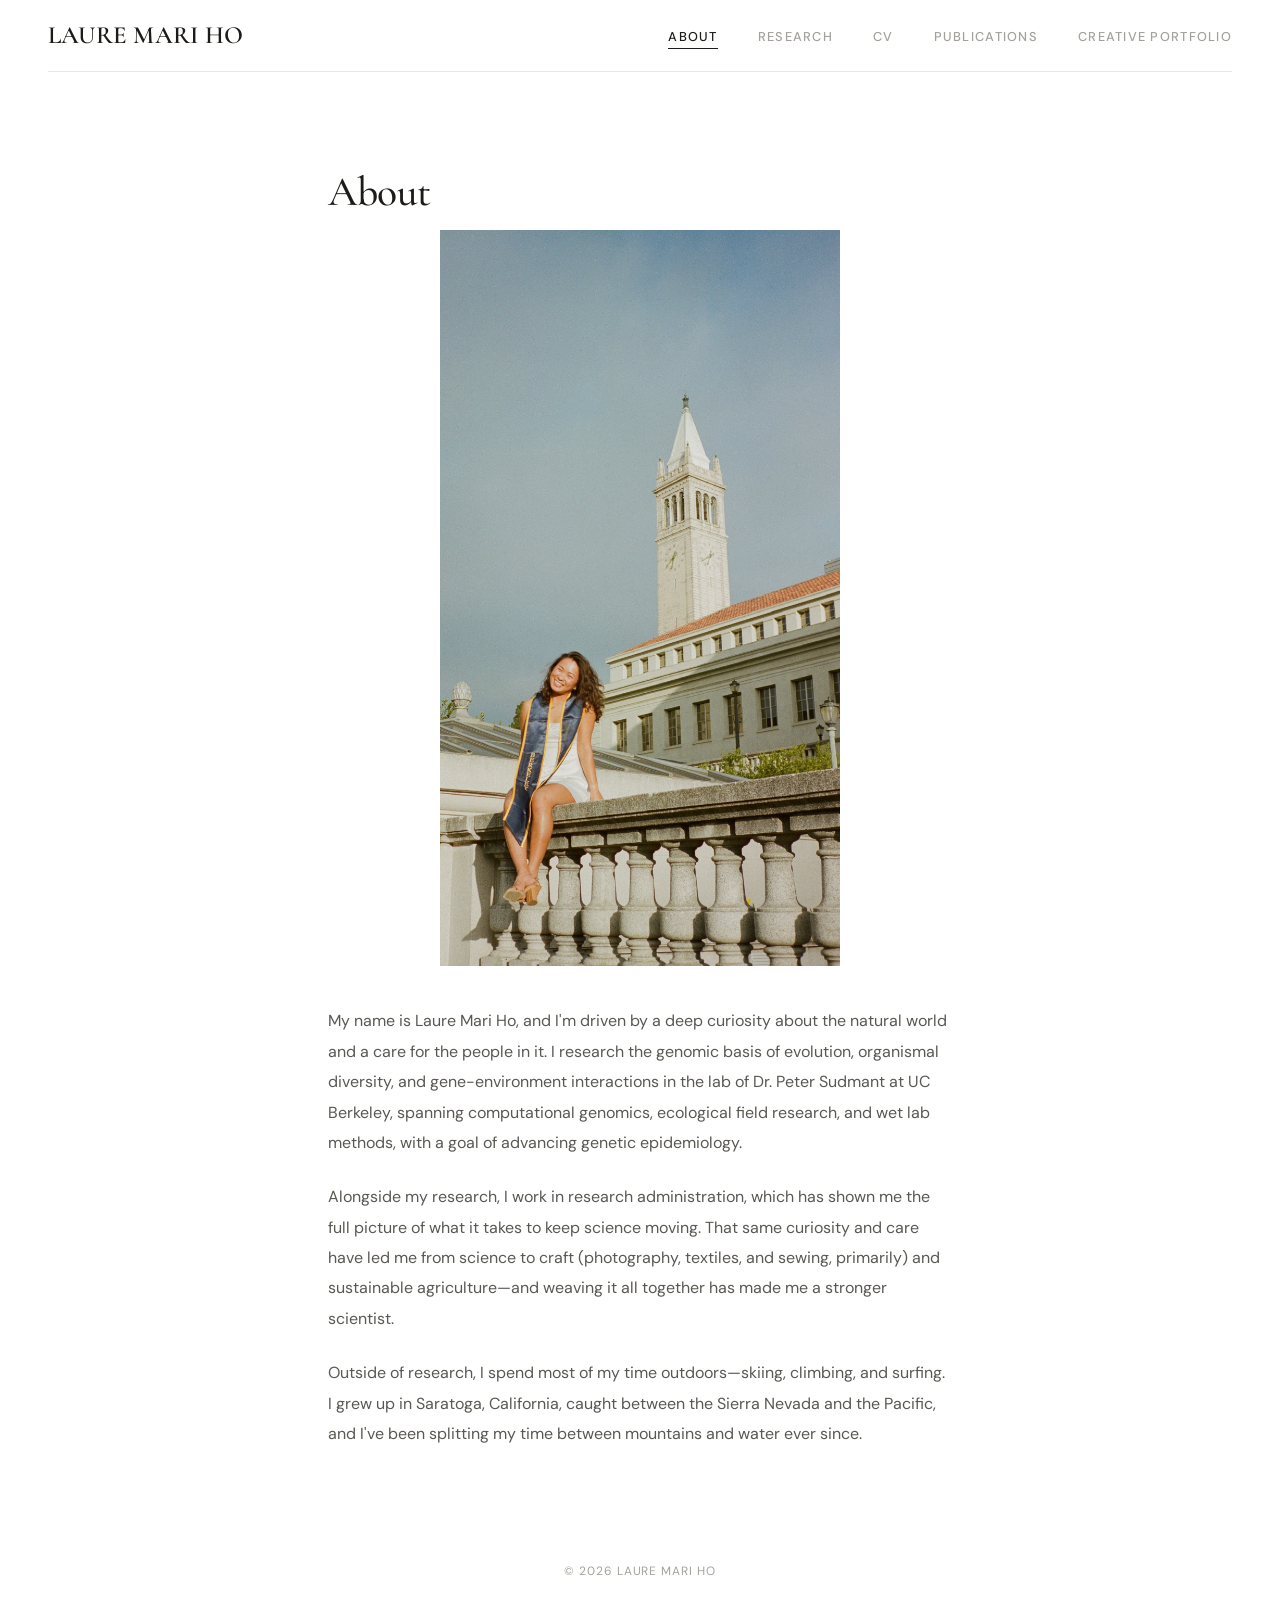
<file: about/index.html>
<!DOCTYPE html>
<html lang="en">
<head>
  <meta charset="UTF-8">
  <meta name="viewport" content="width=device-width, initial-scale=1.0">
  <title>About — Laure Mari Ho</title>
  <link rel="preconnect" href="https://fonts.googleapis.com">
  <link rel="preconnect" href="https://fonts.gstatic.com" crossorigin>
  <link href="https://fonts.googleapis.com/css2?family=Cormorant+Garamond:ital,wght@0,400;0,500;0,600;1,400;1,500&family=DM+Sans:wght@400;500;600&display=swap" rel="stylesheet">
  <link rel="stylesheet" href="/style.css">
</head>
<body>

  <nav>
    <a href="/" class="logo">LAURE MARI HO</a>
    <ul class="nav-links">
      <li><a href="/about/" class="active">About</a></li>
      <li><a href="#">Research</a></li>
      <li><a href="#">CV</a></li>
      <li><a href="#">Publications</a></li>
      <li><a href="#">Creative Portfolio</a></li>
    </ul>
  </nav>

  <div class="page-body">
    <section class="anim narrow" style="padding-top: 6rem;">
      <h2 class="section-title">About</h2>
      <img src="/images/04-18-25_LaureHo_UCBGrad_35mmFilm-005.jpg" alt="Laure Mari Ho" style="display:block; margin:0 auto 2.5rem; max-width:400px; width:100%;">
      <p style="color: var(--grey-600); line-height: 1.9; margin-bottom: 1.5rem;">My name is Laure Mari Ho, and I'm driven by a deep curiosity about the natural world and a care for the people in it. I research the genomic basis of evolution, organismal diversity, and gene-environment interactions in the lab of Dr. Peter Sudmant at UC Berkeley, spanning computational genomics, ecological field research, and wet lab methods, with a goal of advancing genetic epidemiology.</p>
	      <p style="color: var(--grey-600); line-height: 1.9; margin-bottom: 1.5rem;">Alongside my research, I work in research administration, which has shown me the full picture of what it takes to keep science moving. That same curiosity and care have led me from science to craft (photography, textiles, and sewing, primarily) and sustainable agriculture—and weaving it all together has made me a stronger scientist.</p>
      <p style="color: var(--grey-600); line-height: 1.9;">Outside of research, I spend most of my time outdoors—skiing, climbing, and surfing. I grew up in Saratoga, California, caught between the Sierra Nevada and the Pacific, and I've been splitting my time between mountains and water ever since.</p>
    </section>
  </div>

  <footer style="text-align:center; padding:2rem; color:#a3a19b; font-size:0.75rem; letter-spacing:0.08em; text-transform:uppercase;">© 2026 Laure Mari Ho</footer>

  <script>
    const observer = new IntersectionObserver((entries) => {
      entries.forEach(e => { if (e.isIntersecting) e.target.classList.add('visible'); });
    }, { threshold: 0.12 });
    document.querySelectorAll('.anim').forEach(el => observer.observe(el));
  </script>

</body>
</html>
</file>
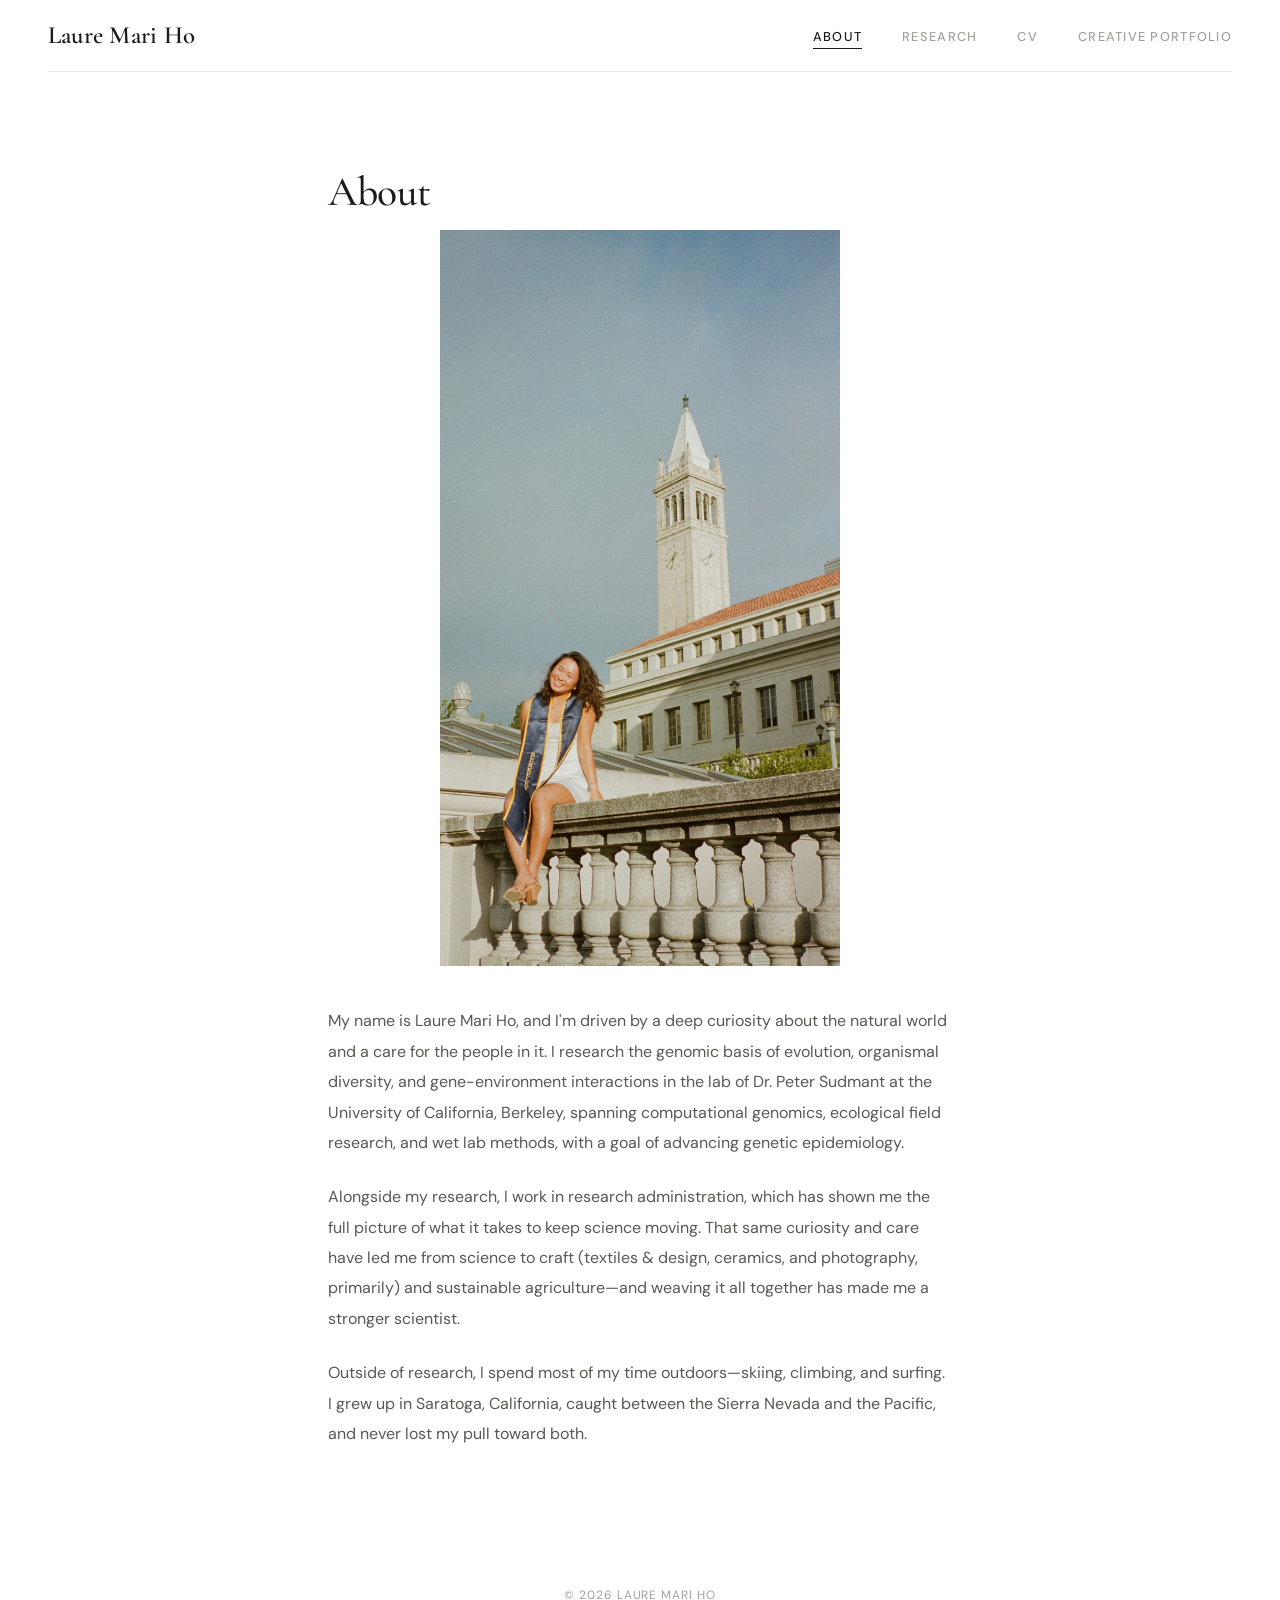
<file: about.html>
<!DOCTYPE html>
<html lang="en">
<head>
  <meta charset="UTF-8">
  <meta name="viewport" content="width=device-width, initial-scale=1.0">
  <title>About — Laure Mari Ho</title>
  <link rel="preconnect" href="https://fonts.googleapis.com">
  <link rel="preconnect" href="https://fonts.gstatic.com" crossorigin>
  <link href="https://fonts.googleapis.com/css2?family=Cormorant+Garamond:ital,wght@0,400;0,500;0,600;1,400;1,500&family=DM+Sans:wght@400;500;600&display=swap" rel="stylesheet">
  <link rel="stylesheet" href="style.css">
</head>
<body>

  <nav>
    <a href="index.html" class="logo">Laure Mari Ho</a>
    <ul class="nav-links">
      <li><a href="about.html" class="active">About</a></li>
      <li><a href="#">Research</a></li>
      <li><a href="#">CV</a></li>
      <li><a href="#">Creative Portfolio</a></li>
    </ul>
  </nav>

  <div class="page-body">
    <section class="anim narrow" style="padding-top: 6rem;">
      <h2 class="section-title">About</h2>
<img src="images/04-18-25_LaureHo_UCBGrad_35mmFilm-005.jpg" alt="Laure Mari Ho" style="display:block; margin:0 auto 2.5rem; max-width:400px; width:100%;">
      <p style="color: var(--grey-600); line-height: 1.9; margin-bottom: 1.5rem;">My name is Laure Mari Ho, and I'm driven by a deep curiosity about the natural world and a care for the people in it. I research the genomic basis of evolution, organismal diversity, and gene-environment interactions in the lab of Dr. Peter Sudmant at the University of California, Berkeley, spanning computational genomics, ecological field research, and wet lab methods, with a goal of advancing genetic epidemiology.</p>
	<p style="color: var(--grey-600); line-height: 1.9; margin-bottom: 1.5rem;">Alongside my research, I work in research administration, which has shown me the full picture of what it takes to keep science moving. That same curiosity and care have led me from science to craft (textiles & design, ceramics, and photography, primarily) and sustainable agriculture—and weaving it all together has made me a stronger scientist.</p>
		<p style="color: var(--grey-600); line-height: 1.9; margin-bottom: 1.5rem;">Outside of research, I spend most of my time outdoors—skiing, climbing, and surfing. I grew up in Saratoga, California, caught between the Sierra Nevada and the Pacific, and never lost my pull toward both.</p>
    </section>
  </div>

  <footer style="text-align:center; padding:2rem; color:#a3a19b; font-size:0.75rem; letter-spacing:0.08em; text-transform:uppercase;">© 2026 Laure Mari Ho</footer>

  <script>
    const observer = new IntersectionObserver((entries) => {
      entries.forEach(e => { if (e.isIntersecting) e.target.classList.add('visible'); });
    }, { threshold: 0.12 });
    document.querySelectorAll('.anim').forEach(el => observer.observe(el));
  </script>

</body>
</html>
</file>
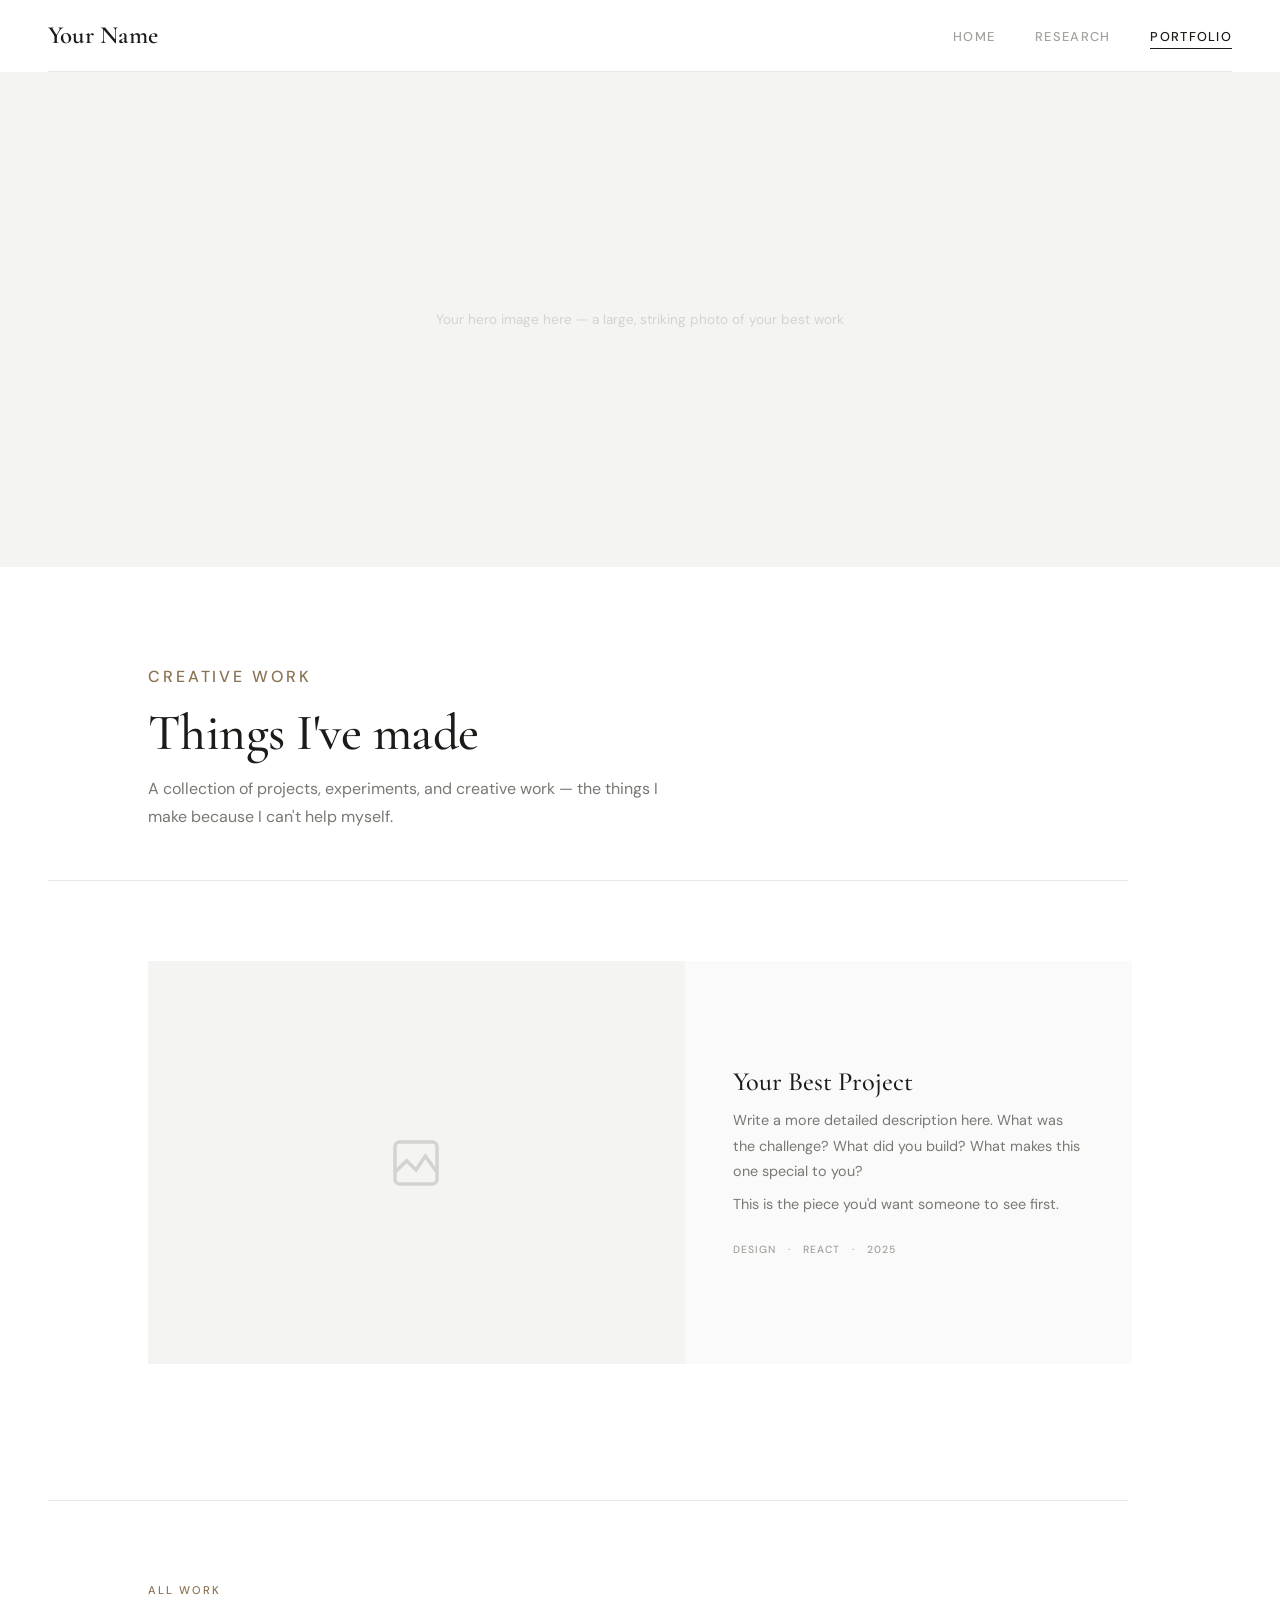
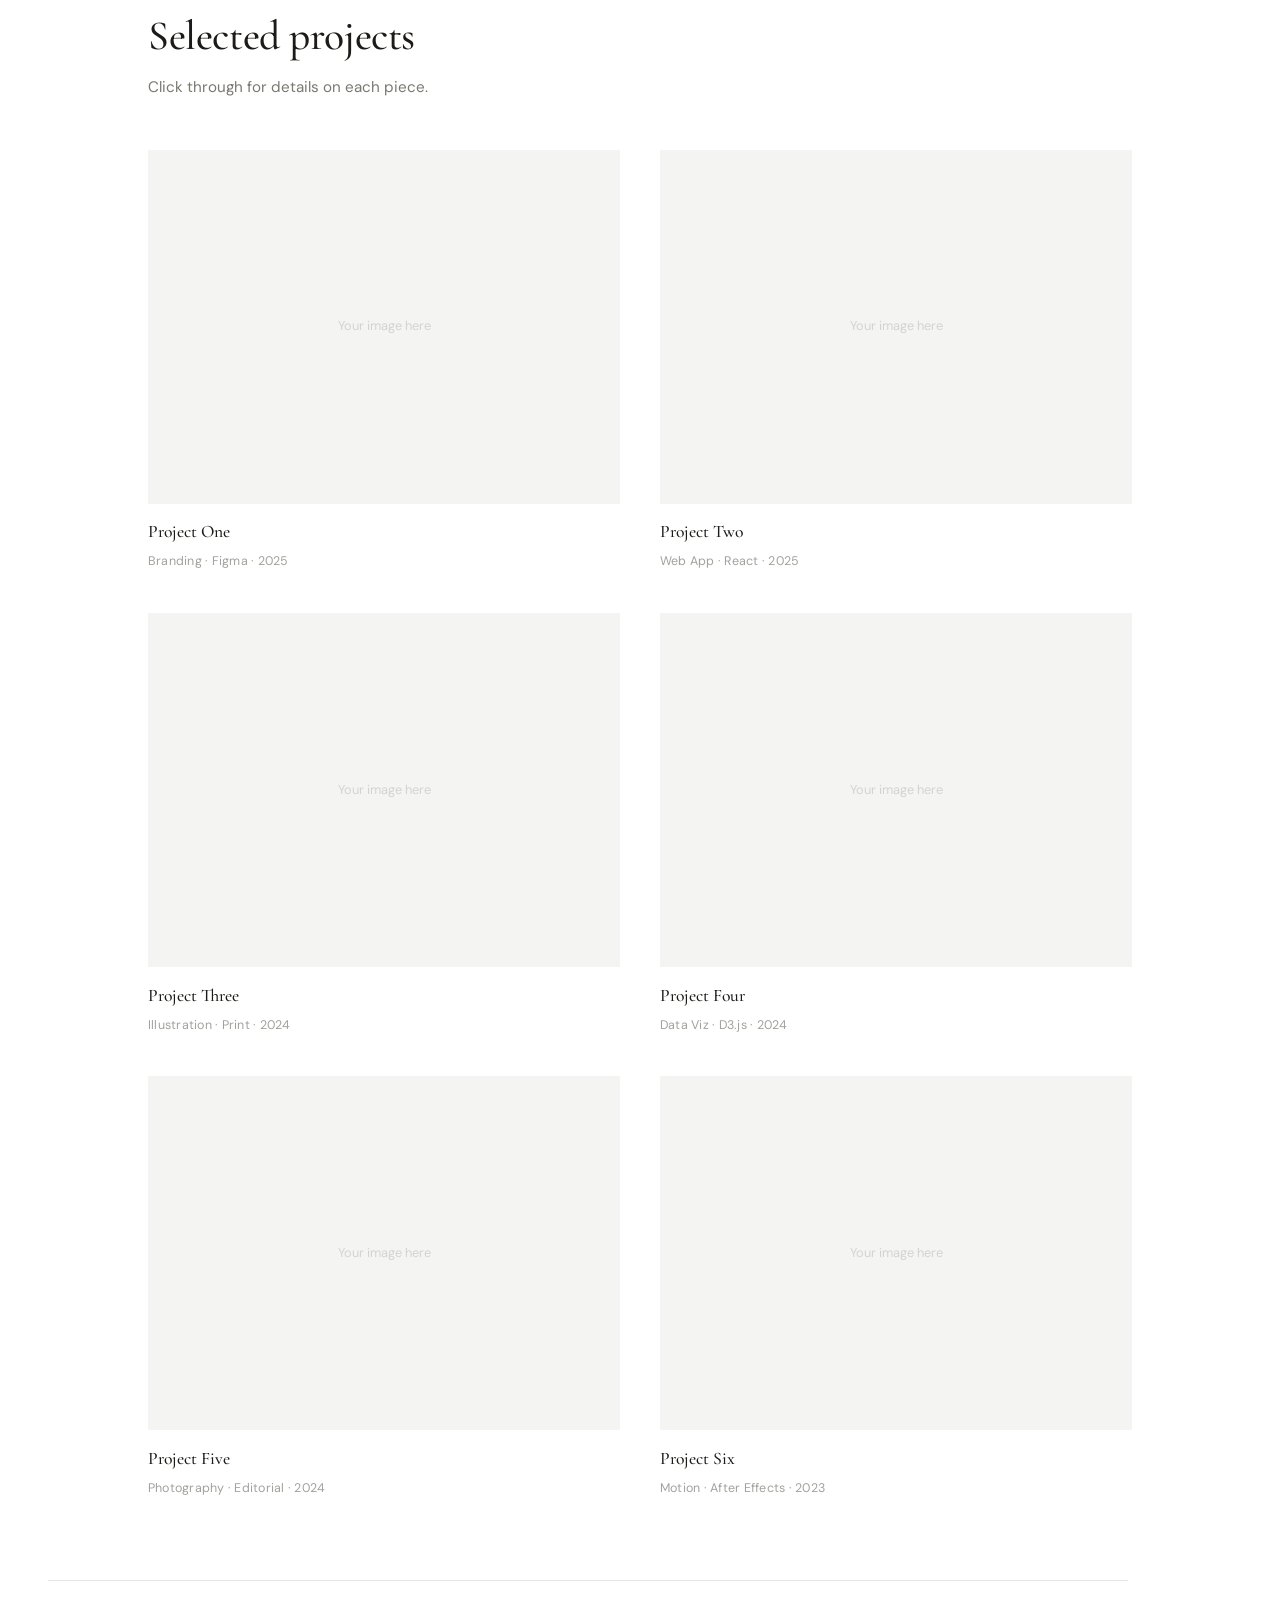
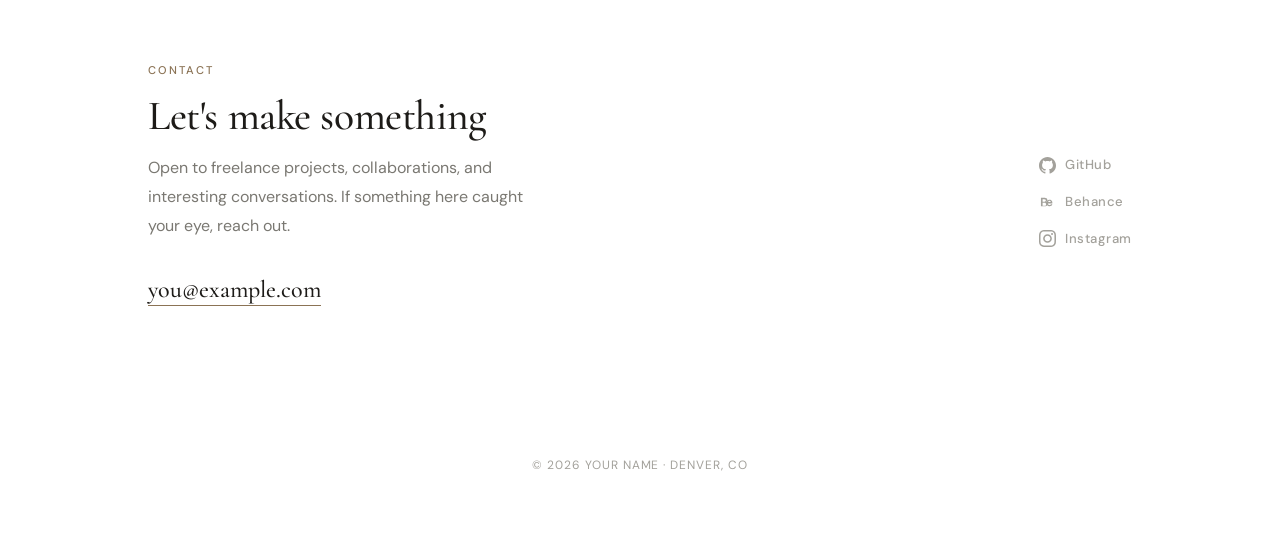
<file: portfolio.html>
<html lang="en">
<head>
  <meta charset="UTF-8">
  <meta name="viewport" content="width=device-width, initial-scale=1.0">
  <title>Portfolio — Your Name</title>
  <link rel="preconnect" href="https://fonts.googleapis.com">
  <link rel="preconnect" href="https://fonts.gstatic.com" crossorigin>
  <link href="https://fonts.googleapis.com/css2?family=Cormorant+Garamond:ital,wght@0,400;0,500;0,600;1,400;1,500&family=DM+Sans:wght@400;500;600&display=swap" rel="stylesheet">
  <link rel="stylesheet" href="style.css">
</head>
<body class="pg-portfolio">

  <nav>
    <a href="index.html" class="logo">Your Name</a>
    <ul class="nav-links">
      <li><a href="index.html">Home</a></li>
      <li><a href="research.html">Research</a></li>
      <li><a href="portfolio.html" class="active">Portfolio</a></li>
    </ul>
  </nav>

  <div class="page-body">

    <!-- FULL-BLEED HERO IMAGE -->
    <div class="portfolio-hero-image">
      <!-- Replace with: <img src="hero-image.jpg" alt="Your creative work"> -->
      Your hero image here — a large, striking photo of your best work
    </div>

    <!-- PAGE INTRO -->
    <div class="page-hero">
      <p class="section-label">Creative Work</p>
      <h1>Things I've made</h1>
      <p>A collection of projects, experiments, and creative work — the things I make because I can't help myself.</p>
    </div>

    <hr class="divider">

    <!-- FEATURED PROJECT -->
    <section class="anim">
      <a href="#" class="project-featured">
        <div class="feat-img">
          <!-- Replace with: <img src="featured-project.jpg" alt="Project Name"> -->
          <svg width="56" height="56" fill="none" stroke="#d4d3cf" stroke-width="1.5" viewBox="0 0 24 24"><rect x="3" y="3" width="18" height="18" rx="2"/><path d="m3 16 5-5 4 4 4-6 5 7"/></svg>
        </div>
        <div class="feat-info">
          <h3>Your Best Project</h3>
          <p>Write a more detailed description here. What was the challenge? What did you build? What makes this one special to you?</p>
          <p>This is the piece you'd want someone to see first.</p>
          <div class="feat-tags">
            <span>Design</span>
            <span>·</span>
            <span>React</span>
            <span>·</span>
            <span>2025</span>
          </div>
        </div>
      </a>
    </section>

    <hr class="divider">

    <!-- GALLERY GRID -->
    <section class="anim-stagger anim">
      <p class="section-label">All Work</p>
      <h2 class="section-title">Selected projects</h2>
      <p class="section-intro">Click through for details on each piece.</p>

      <div class="gallery-grid">

        <a href="#" class="gallery-item">
          <div class="gallery-img">
            <!-- Replace with: <img src="project1.jpg" alt="Project One"> -->
            Your image here
          </div>
          <h3>Project One</h3>
          <p class="gallery-meta">Branding · Figma · 2025</p>
        </a>

        <a href="#" class="gallery-item">
          <div class="gallery-img">
            <!-- Replace with: <img src="project2.jpg" alt="Project Two"> -->
            Your image here
          </div>
          <h3>Project Two</h3>
          <p class="gallery-meta">Web App · React · 2025</p>
        </a>

        <a href="#" class="gallery-item">
          <div class="gallery-img">
            <!-- Replace with: <img src="project3.jpg" alt="Project Three"> -->
            Your image here
          </div>
          <h3>Project Three</h3>
          <p class="gallery-meta">Illustration · Print · 2024</p>
        </a>

        <a href="#" class="gallery-item">
          <div class="gallery-img">
            <!-- Replace with: <img src="project4.jpg" alt="Project Four"> -->
            Your image here
          </div>
          <h3>Project Four</h3>
          <p class="gallery-meta">Data Viz · D3.js · 2024</p>
        </a>

        <a href="#" class="gallery-item">
          <div class="gallery-img">
            <!-- Replace with: <img src="project5.jpg" alt="Project Five"> -->
            Your image here
          </div>
          <h3>Project Five</h3>
          <p class="gallery-meta">Photography · Editorial · 2024</p>
        </a>

        <a href="#" class="gallery-item">
          <div class="gallery-img">
            <!-- Replace with: <img src="project6.jpg" alt="Project Six"> -->
            Your image here
          </div>
          <h3>Project Six</h3>
          <p class="gallery-meta">Motion · After Effects · 2023</p>
        </a>

      </div>
    </section>

    <hr class="divider">

    <!-- CONTACT -->
    <section class="anim">
      <p class="section-label">Contact</p>
      <h2 class="section-title">Let's make something</h2>
      <div class="contact-row">
        <div class="contact-text">
          <p>Open to freelance projects, collaborations, and interesting conversations. If something here caught your eye, reach out.</p>
          <a href="mailto:you@example.com" class="contact-email">you@example.com</a>
        </div>
        <div class="social-links">
          <a href="#" class="social-link" target="_blank" rel="noopener">
            <svg viewBox="0 0 24 24" fill="currentColor"><path d="M12 0C5.37 0 0 5.37 0 12c0 5.3 3.438 9.8 8.205 11.385.6.113.82-.258.82-.577 0-.285-.01-1.04-.015-2.04-3.338.724-4.042-1.61-4.042-1.61-.546-1.385-1.335-1.755-1.335-1.755-1.087-.744.084-.729.084-.729 1.205.084 1.838 1.236 1.838 1.236 1.07 1.835 2.809 1.305 3.495.998.108-.776.417-1.305.76-1.605-2.665-.3-5.466-1.332-5.466-5.93 0-1.31.465-2.38 1.235-3.22-.135-.303-.54-1.523.105-3.176 0 0 1.005-.322 3.3 1.23.96-.267 1.98-.399 3-.405 1.02.006 2.04.138 3 .405 2.28-1.552 3.285-1.23 3.285-1.23.645 1.653.24 2.873.12 3.176.765.84 1.23 1.91 1.23 3.22 0 4.61-2.805 5.625-5.475 5.92.42.36.81 1.096.81 2.22 0 1.605-.015 2.896-.015 3.286 0 .315.21.69.825.57C20.565 21.795 24 17.295 24 12c0-6.63-5.37-12-12-12"/></svg>
            GitHub
          </a>
          <a href="#" class="social-link" target="_blank" rel="noopener">
            <svg viewBox="0 0 24 24" fill="currentColor"><path d="M7.443 5.35c.639 0 1.23.05 1.77.198a5.07 5.07 0 0 1 1.377.544c.394.247.689.544.886.94.197.395.296.84.296 1.335 0 .544-.148.99-.494 1.385-.296.395-.738.742-1.278 1.04.787.246 1.377.643 1.77 1.188.394.544.592 1.188.592 1.98 0 .593-.148 1.088-.395 1.533a3.39 3.39 0 0 1-1.033 1.09c-.444.296-.935.494-1.525.643a7.21 7.21 0 0 1-1.77.198H2.72V5.35zm.346 5.462c.541 0 .984-.148 1.328-.494.345-.296.493-.694.493-1.188 0-.296-.05-.544-.148-.742a1.32 1.32 0 0 0-.445-.494 1.86 1.86 0 0 0-.64-.296 3.28 3.28 0 0 0-.838-.1H5.08v3.314zm.148 5.71c.295 0 .59-.05.836-.1a1.86 1.86 0 0 0 .69-.345c.196-.148.345-.395.443-.643.1-.247.148-.593.148-.94 0-.742-.197-1.286-.64-1.582-.395-.296-.935-.494-1.525-.494H5.08v4.103zM13.46 14.762c.296.494.788.742 1.525.742.493 0 .935-.148 1.23-.395.296-.296.493-.544.592-.742h2.066c-.345 1.04-.836 1.78-1.525 2.222-.64.444-1.475.643-2.412.643-.64 0-1.23-.1-1.77-.346a3.93 3.93 0 0 1-1.377-.94 4.37 4.37 0 0 1-.886-1.483c-.197-.544-.345-1.188-.345-1.88 0-.643.1-1.236.345-1.78a4.37 4.37 0 0 1 .935-1.484 4.42 4.42 0 0 1 1.377-.94c.541-.247 1.13-.346 1.77-.346.74 0 1.377.148 1.868.494a4 4 0 0 1 1.279 1.285c.345.544.59 1.14.689 1.78.049.643.049 1.286-.05 1.978h-6.16c.05.742.296 1.336.64 1.78zm2.66-4.498c-.246-.445-.69-.692-1.328-.692-.395 0-.69.1-.935.247-.246.148-.444.345-.592.544a1.93 1.93 0 0 0-.246.593c-.05.198-.099.345-.099.494h3.754c-.098-.494-.296-.89-.542-1.186z"/></svg>
            Behance
          </a>
          <a href="#" class="social-link" target="_blank" rel="noopener">
            <svg viewBox="0 0 24 24" fill="currentColor"><path d="M12 0C8.74 0 8.333.015 7.053.072 5.775.132 4.905.333 4.14.63c-.789.306-1.459.717-2.126 1.384S.935 3.35.63 4.14C.333 4.905.131 5.775.072 7.053.012 8.333 0 8.74 0 12s.015 3.667.072 4.947c.06 1.277.261 2.148.558 2.913.306.788.717 1.459 1.384 2.126.667.666 1.336 1.079 2.126 1.384.766.296 1.636.499 2.913.558C8.333 23.988 8.74 24 12 24s3.667-.015 4.947-.072c1.277-.06 2.148-.262 2.913-.558.788-.306 1.459-.718 2.126-1.384.666-.667 1.079-1.335 1.384-2.126.296-.765.499-1.636.558-2.913.06-1.28.072-1.687.072-4.947s-.015-3.667-.072-4.947c-.06-1.277-.262-2.149-.558-2.913-.306-.789-.718-1.459-1.384-2.126C21.319 1.347 20.651.935 19.86.63c-.765-.297-1.636-.499-2.913-.558C15.667.012 15.26 0 12 0zm0 2.16c3.203 0 3.585.016 4.85.071 1.17.055 1.805.249 2.227.415.562.217.96.477 1.382.896.419.42.679.819.896 1.381.164.422.36 1.057.413 2.227.057 1.266.07 1.646.07 4.85s-.015 3.585-.074 4.85c-.061 1.17-.256 1.805-.421 2.227-.224.562-.479.96-.899 1.382-.419.419-.824.679-1.38.896-.42.164-1.065.36-2.235.413-1.274.057-1.649.07-4.859.07-3.211 0-3.586-.015-4.859-.074-1.171-.061-1.816-.256-2.236-.421-.569-.224-.96-.479-1.379-.899-.421-.419-.69-.824-.9-1.38-.165-.42-.359-1.065-.42-2.235-.045-1.26-.061-1.649-.061-4.844 0-3.196.016-3.586.061-4.861.061-1.17.255-1.814.42-2.234.21-.57.479-.96.9-1.381.419-.419.81-.689 1.379-.898.42-.166 1.051-.361 2.221-.421 1.275-.045 1.65-.06 4.859-.06l.045.03zm0 3.678a6.162 6.162 0 1 0 0 12.324 6.162 6.162 0 1 0 0-12.324zM12 16c-2.21 0-4-1.79-4-4s1.79-4 4-4 4 1.79 4 4-1.79 4-4 4zm7.846-10.405a1.441 1.441 0 1 1-2.882 0 1.441 1.441 0 0 1 2.882 0z"/></svg>
            Instagram
          </a>
        </div>
      </div>
    </section>

  </div>

  <footer>
    <p>© 2026 Your Name · Denver, CO</p>
  </footer>

  <script>
    const observer = new IntersectionObserver((entries) => {
      entries.forEach(e => { if (e.isIntersecting) e.target.classList.add('visible'); });
    }, { threshold: 0.12 });
    document.querySelectorAll('.anim, .anim-stagger').forEach(el => observer.observe(el));
  </script>

</body>
</html>
</file>
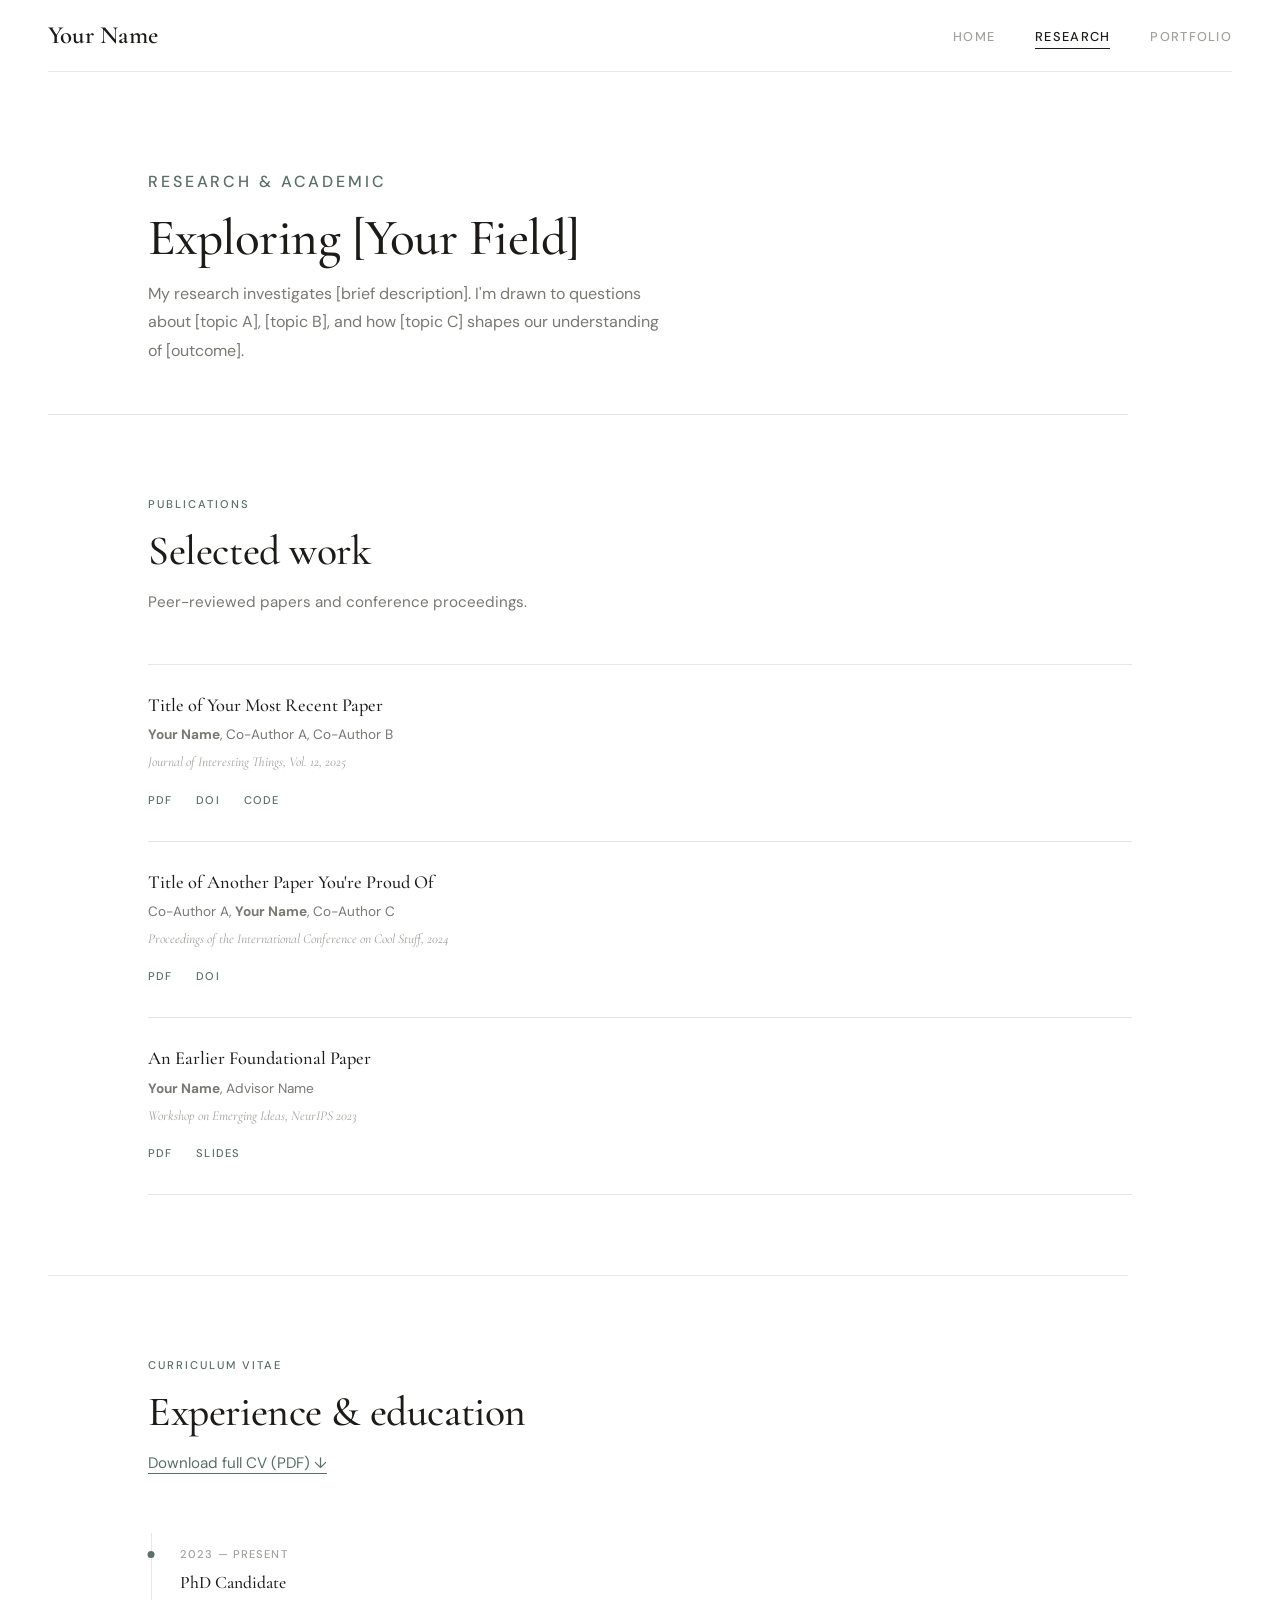
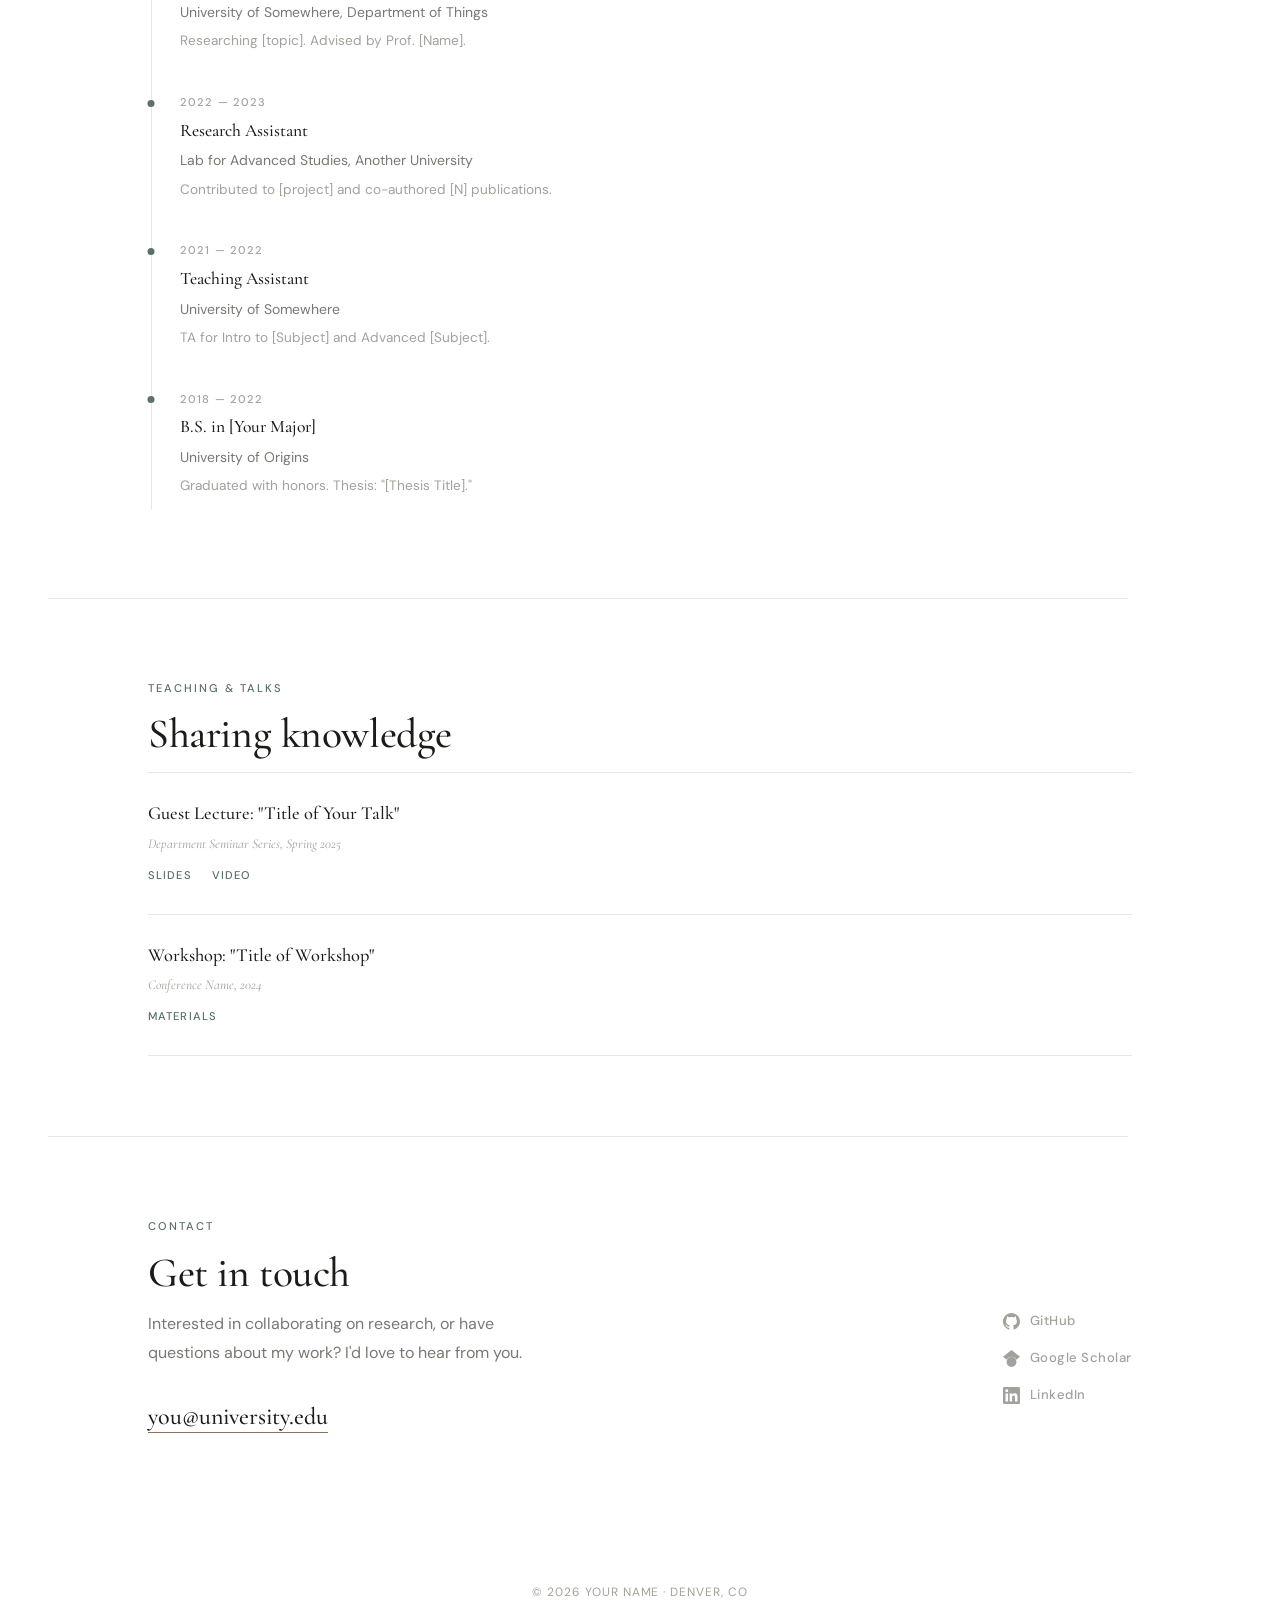
<file: research.html>
<html lang="en">
<head>
  <meta charset="UTF-8">
  <meta name="viewport" content="width=device-width, initial-scale=1.0">
  <title>Research — Your Name</title>
  <link rel="preconnect" href="https://fonts.googleapis.com">
  <link rel="preconnect" href="https://fonts.gstatic.com" crossorigin>
  <link href="https://fonts.googleapis.com/css2?family=Cormorant+Garamond:ital,wght@0,400;0,500;0,600;1,400;1,500&family=DM+Sans:wght@400;500;600&display=swap" rel="stylesheet">
  <link rel="stylesheet" href="style.css">
</head>
<body class="pg-research">

  <nav>
    <a href="index.html" class="logo">Your Name</a>
    <ul class="nav-links">
      <li><a href="index.html">Home</a></li>
      <li><a href="research.html" class="active">Research</a></li>
      <li><a href="portfolio.html">Portfolio</a></li>
    </ul>
  </nav>

  <div class="page-body">

    <div class="page-hero">
      <p class="section-label">Research &amp; Academic</p>
      <h1>Exploring [Your Field]</h1>
      <p>My research investigates [brief description]. I'm drawn to questions about [topic A], [topic B], and how [topic C] shapes our understanding of [outcome].</p>
    </div>

    <hr class="divider">

    <!-- PUBLICATIONS -->
    <section class="anim">
      <p class="section-label">Publications</p>
      <h2 class="section-title">Selected work</h2>
      <p class="section-intro">Peer-reviewed papers and conference proceedings.</p>

      <ul class="pub-list">
        <li class="pub-item">
          <h3>Title of Your Most Recent Paper</h3>
          <p class="pub-authors"><strong>Your Name</strong>, Co-Author A, Co-Author B</p>
          <p class="pub-venue">Journal of Interesting Things, Vol. 12, 2025</p>
          <div class="pub-links">
            <a href="#">PDF</a>
            <a href="#">DOI</a>
            <a href="#">Code</a>
          </div>
        </li>
        <li class="pub-item">
          <h3>Title of Another Paper You're Proud Of</h3>
          <p class="pub-authors">Co-Author A, <strong>Your Name</strong>, Co-Author C</p>
          <p class="pub-venue">Proceedings of the International Conference on Cool Stuff, 2024</p>
          <div class="pub-links">
            <a href="#">PDF</a>
            <a href="#">DOI</a>
          </div>
        </li>
        <li class="pub-item">
          <h3>An Earlier Foundational Paper</h3>
          <p class="pub-authors"><strong>Your Name</strong>, Advisor Name</p>
          <p class="pub-venue">Workshop on Emerging Ideas, NeurIPS 2023</p>
          <div class="pub-links">
            <a href="#">PDF</a>
            <a href="#">Slides</a>
          </div>
        </li>
      </ul>
    </section>

    <hr class="divider">

    <!-- CV TIMELINE -->
    <section class="anim">
      <p class="section-label">Curriculum Vitae</p>
      <h2 class="section-title">Experience &amp; education</h2>
      <p class="section-intro"><a href="#" style="color: var(--accent-cool); text-decoration: none; border-bottom: 1px solid var(--accent-cool);">Download full CV (PDF) ↓</a></p>

      <div class="timeline">
        <div class="timeline-item">
          <p class="period">2023 — Present</p>
          <h3>PhD Candidate</h3>
          <p class="org">University of Somewhere, Department of Things</p>
          <p>Researching [topic]. Advised by Prof. [Name].</p>
        </div>
        <div class="timeline-item">
          <p class="period">2022 — 2023</p>
          <h3>Research Assistant</h3>
          <p class="org">Lab for Advanced Studies, Another University</p>
          <p>Contributed to [project] and co-authored [N] publications.</p>
        </div>
        <div class="timeline-item">
          <p class="period">2021 — 2022</p>
          <h3>Teaching Assistant</h3>
          <p class="org">University of Somewhere</p>
          <p>TA for Intro to [Subject] and Advanced [Subject].</p>
        </div>
        <div class="timeline-item">
          <p class="period">2018 — 2022</p>
          <h3>B.S. in [Your Major]</h3>
          <p class="org">University of Origins</p>
          <p>Graduated with honors. Thesis: "[Thesis Title]."</p>
        </div>
      </div>
    </section>

    <hr class="divider">

    <!-- TEACHING & TALKS -->
    <section class="anim">
      <p class="section-label">Teaching &amp; Talks</p>
      <h2 class="section-title">Sharing knowledge</h2>

      <ul class="pub-list">
        <li class="pub-item">
          <h3>Guest Lecture: "Title of Your Talk"</h3>
          <p class="pub-venue">Department Seminar Series, Spring 2025</p>
          <div class="pub-links"><a href="#">Slides</a><a href="#">Video</a></div>
        </li>
        <li class="pub-item">
          <h3>Workshop: "Title of Workshop"</h3>
          <p class="pub-venue">Conference Name, 2024</p>
          <div class="pub-links"><a href="#">Materials</a></div>
        </li>
      </ul>
    </section>

    <hr class="divider">

    <!-- CONTACT -->
    <section class="anim">
      <p class="section-label">Contact</p>
      <h2 class="section-title">Get in touch</h2>
      <div class="contact-row">
        <div class="contact-text">
          <p>Interested in collaborating on research, or have questions about my work? I'd love to hear from you.</p>
          <a href="mailto:you@university.edu" class="contact-email">you@university.edu</a>
        </div>
        <div class="social-links">
          <a href="#" class="social-link" target="_blank" rel="noopener">
            <svg viewBox="0 0 24 24" fill="currentColor"><path d="M12 0C5.37 0 0 5.37 0 12c0 5.3 3.438 9.8 8.205 11.385.6.113.82-.258.82-.577 0-.285-.01-1.04-.015-2.04-3.338.724-4.042-1.61-4.042-1.61-.546-1.385-1.335-1.755-1.335-1.755-1.087-.744.084-.729.084-.729 1.205.084 1.838 1.236 1.838 1.236 1.07 1.835 2.809 1.305 3.495.998.108-.776.417-1.305.76-1.605-2.665-.3-5.466-1.332-5.466-5.93 0-1.31.465-2.38 1.235-3.22-.135-.303-.54-1.523.105-3.176 0 0 1.005-.322 3.3 1.23.96-.267 1.98-.399 3-.405 1.02.006 2.04.138 3 .405 2.28-1.552 3.285-1.23 3.285-1.23.645 1.653.24 2.873.12 3.176.765.84 1.23 1.91 1.23 3.22 0 4.61-2.805 5.625-5.475 5.92.42.36.81 1.096.81 2.22 0 1.605-.015 2.896-.015 3.286 0 .315.21.69.825.57C20.565 21.795 24 17.295 24 12c0-6.63-5.37-12-12-12"/></svg>
            GitHub
          </a>
          <a href="#" class="social-link" target="_blank" rel="noopener">
            <svg viewBox="0 0 24 24" fill="currentColor"><path d="M5.242 13.769L0 9.5 12 0l12 9.5-5.242 4.269C17.548 11.249 14.978 9.5 12 9.5c-2.977 0-5.548 1.748-6.758 4.269zM12 10a7 7 0 1 0 0 14 7 7 0 0 0 0-14z"/></svg>
            Google Scholar
          </a>
          <a href="#" class="social-link" target="_blank" rel="noopener">
            <svg viewBox="0 0 24 24" fill="currentColor"><path d="M20.447 20.452h-3.554v-5.569c0-1.328-.027-3.037-1.852-3.037-1.853 0-2.136 1.445-2.136 2.939v5.667H9.351V9h3.414v1.561h.046c.477-.9 1.637-1.85 3.37-1.85 3.601 0 4.267 2.37 4.267 5.455v6.286zM5.337 7.433a2.062 2.062 0 01-2.063-2.065 2.064 2.064 0 112.063 2.065zm1.782 13.019H3.555V9h3.564v11.452zM22.225 0H1.771C.792 0 0 .774 0 1.729v20.542C0 23.227.792 24 1.771 24h20.451C23.2 24 24 23.227 24 22.271V1.729C24 .774 23.2 0 22.222 0h.003z"/></svg>
            LinkedIn
          </a>
        </div>
      </div>
    </section>

  </div>

  <footer>
    <p>© 2026 Your Name · Denver, CO</p>
  </footer>

  <script>
    const observer = new IntersectionObserver((entries) => {
      entries.forEach(e => { if (e.isIntersecting) e.target.classList.add('visible'); });
    }, { threshold: 0.12 });
    document.querySelectorAll('.anim, .anim-stagger').forEach(el => observer.observe(el));
  </script>

</body>
</html>
</file>
<file: style.css>
/* style */ 
*, *::before, *::after {
  margin: 0;
  padding: 0;
  box-sizing: border-box;
}

:root {
  --white: #ffffff;
  --off-white: #fafafa;
  --grey-100: #f4f4f2;
  --grey-200: #e8e7e3;
  --grey-300: #d4d3cf;
  --grey-400: #a3a19b;
  --grey-500: #7a7872;
  --grey-600: #5a5853;
  --grey-700: #3d3b37;
  --grey-800: #2a2825;
  --ink: #1d1b18;
  --accent: #8b7355;
  --accent-light: #b09a7a;
  --accent-cool: #5a7068;
  --font-display: 'Cormorant Garamond', 'Georgia', serif;
  --font-body: 'DM Sans', 'Helvetica Neue', sans-serif;
  --max-w: 1080px;
  --max-w-narrow: 720px;
  --nav-h: 72px;
}

html {
  scroll-behavior: smooth;
  font-size: 16px;
}

body {
  font-family: var(--font-body);
  background-color: var(--white);
  color: var(--grey-700);
  line-height: 1.75;
  -webkit-font-smoothing: antialiased;
}

::selection {
  background: var(--ink);
  color: var(--white);
}

img {
  max-width: 100%;
  display: block;
}

a { color: inherit; }

/* nav*/ 
nav {
  position: fixed;
  top: 0;
  width: 100%;
  z-index: 100;
  height: var(--nav-h);
  padding: 0 3rem;
  display: flex;
  justify-content: space-between;
  align-items: center;
  background: rgba(255, 255, 255, 0.92);
  backdrop-filter: blur(16px);
  -webkit-backdrop-filter: blur(16px);
}

nav::after {
  content: '';
  position: absolute;
  bottom: 0;
  left: 3rem;
  right: 3rem;
  height: 1px;
  background: var(--grey-200);
}

nav .logo {
  font-family: var(--font-display);
  font-size: 1.55rem;
  font-weight: 600;
  color: var(--ink);
  text-decoration: none;
  letter-spacing: 0.01em;
}

nav .nav-links {
  display: flex;
  gap: 2.5rem;
  list-style: none;
}

nav .nav-links a {
  text-decoration: none;
  color: var(--grey-400);
  font-size: 0.8rem;
  font-weight: 500;
  letter-spacing: 0.1em;
  text-transform: uppercase;
  transition: color 0.3s ease;
  position: relative;
}

nav .nav-links a::after {
  content: '';
  position: absolute;
  bottom: -4px;
  left: 0;
  width: 0;
  height: 1px;
  background: var(--ink);
  transition: width 0.3s ease;
}

nav .nav-links a:hover {
  color: var(--ink);
}

nav .nav-links a:hover::after {
  width: 100%;
}

nav .nav-links a.active {
  color: var(--ink);
}

nav .nav-links a.active::after {
  width: 100%;
}

/* layout */
.page-body {
  padding-top: var(--nav-h);
}

section {
  padding: 5rem 3rem;
  max-width: var(--max-w);
  margin: 0 auto;
}

section.narrow {
  max-width: var(--max-w-narrow);
}

.section-label {
  font-family: var(--font-body);
  font-size: 0.7rem;
  font-weight: 500;
  letter-spacing: 0.18em;
  text-transform: uppercase;
  color: var(--grey-400);
  margin-bottom: 0.75rem;
}

.section-title {
  font-family: var(--font-display);
  font-size: clamp(1.8rem, 4vw, 2.6rem);
  font-weight: 500;
  color: var(--ink);
  letter-spacing: -0.01em;
  margin-bottom: 0.75rem;
  line-height: 1.2;
}

.section-intro {
  color: var(--grey-500);
  max-width: 500px;
  margin-bottom: 3rem;
  font-size: 0.95rem;
  line-height: 1.8;
}

.divider {
  border: none;
  height: 1px;
  background: var(--grey-200);
  max-width: var(--max-w);
  margin: 0 auto 0;
  margin-left: 3rem;
  margin-right: 3rem;
}

/* different pages */
.btn {
  display: inline-flex;
  align-items: center;
  gap: 0.5rem;
  padding: 0.75rem 1.75rem;
  font-family: var(--font-body);
  font-size: 0.8rem;
  font-weight: 500;
  letter-spacing: 0.06em;
  text-decoration: none;
  text-transform: uppercase;
  transition: all 0.3s ease;
  cursor: pointer;
  border: none;
}

.btn-dark {
  background: var(--ink);
  color: var(--white);
}

.btn-dark:hover {
  background: var(--grey-700);
  transform: translateY(-1px);
}

.btn-outline {
  background: transparent;
  color: var(--grey-600);
  border: 1px solid var(--grey-300);
}

.btn-outline:hover {
  border-color: var(--ink);
  color: var(--ink);
  transform: translateY(-1px);
}

/* animations */
@keyframes fadeUp {
  from { opacity: 0; transform: translateY(30px); }
  to { opacity: 1; transform: translateY(0); }
}

@keyframes fadeIn {
  from { opacity: 0; }
  to { opacity: 1; }
}

.anim {
  opacity: 0;
  transform: translateY(24px);
  transition: opacity 0.8s ease, transform 0.8s ease;
}

.anim.visible {
  opacity: 1;
  transform: translateY(0);
}

/* stagger children */
.anim-stagger > * {
  opacity: 0;
  transform: translateY(18px);
  transition: opacity 0.6s ease, transform 0.6s ease;
}

.anim-stagger.visible > *:nth-child(1) { transition-delay: 0s; opacity: 1; transform: none; }
.anim-stagger.visible > *:nth-child(2) { transition-delay: 0.08s; opacity: 1; transform: none; }
.anim-stagger.visible > *:nth-child(3) { transition-delay: 0.16s; opacity: 1; transform: none; }
.anim-stagger.visible > *:nth-child(4) { transition-delay: 0.24s; opacity: 1; transform: none; }
.anim-stagger.visible > *:nth-child(5) { transition-delay: 0.32s; opacity: 1; transform: none; }
.anim-stagger.visible > *:nth-child(6) { transition-delay: 0.4s; opacity: 1; transform: none; }

/* footer */
footer {
  padding: 4rem 3rem;
  text-align: center;
  color: var(--grey-400);
  font-size: 0.75rem;
  letter-spacing: 0.08em;
  text-transform: uppercase;
}

/* home page */
.home-hero {
  width: 100%;
  height: 100vh;
  overflow: hidden;
  position: relative;
  animation: fadeIn 1.2s ease both;
}

.home-hero img {
  width: 100%;
  height: 100%;
  object-fit: cover;
}

.home-hero-placeholder {
  width: 100%;
  height: 100%;
  display: flex;
  align-items: center;
  justify-content: center;
  background: var(--grey-100);
  color: var(--grey-400);
  font-size: 0.9rem;
}

/* Transparent nav on homepage */
body.pg-home nav {
  background: transparent;
  backdrop-filter: none;
  -webkit-backdrop-filter: none;
}

body.pg-home nav::after {
  display: none;
}

body.pg-home nav .logo {
  color: var(--white);
}

body.pg-home nav .nav-links a {
  color: rgba(255, 255, 255, 0.7);
}

body.pg-home nav .nav-links a:hover,
body.pg-home nav .nav-links a.active {
  color: var(--white);
}

body.pg-home nav .nav-links a::after {
  background: var(--white);
}

/* Split cards — gateway to research / portfolio */
.split-cards {
  display: grid;
  grid-template-columns: 1fr 1fr;
  gap: 2rem;
}

.split-card {
  position: relative;
  padding: 2.5rem;
  background: var(--off-white);
  text-decoration: none;
  color: inherit;
  transition: all 0.4s ease;
  overflow: hidden;
}

.split-card::after {
  content: '';
  position: absolute;
  bottom: 0;
  left: 0;
  width: 0;
  height: 2px;
  transition: width 0.4s ease;
}

.split-card.research::after { background: var(--accent-cool); }
.split-card.creative::after { background: var(--accent); }

.split-card:hover {
  background: var(--grey-100);
}

.split-card:hover::after {
  width: 100%;
}

.split-card .card-icon {
  font-size: 1.5rem;
  margin-bottom: 1.25rem;
  opacity: 0.7;
}

.split-card h2 {
  font-family: var(--font-display);
  font-size: 1.5rem;
  font-weight: 500;
  margin-bottom: 0.5rem;
  color: var(--ink);
}

.split-card p {
  font-size: 0.875rem;
  color: var(--grey-500);
  line-height: 1.7;
  margin-bottom: 1.5rem;
}

.split-card .card-link {
  font-size: 0.72rem;
  font-weight: 500;
  letter-spacing: 0.12em;
  text-transform: uppercase;
}

.split-card.research .card-link { color: var(--accent-cool); }
.split-card.creative .card-link { color: var(--accent); }

/* RESEARCH PAGE */
.page-hero {
  padding: 6rem 3rem 3rem;
  max-width: var(--max-w);
  margin: 0 auto;
  animation: fadeUp 0.9s ease both;
}

.page-hero h1 {
  font-family: var(--font-display);
  font-size: clamp(2.2rem, 5vw, 3.2rem);
  font-weight: 500;
  color: var(--ink);
  letter-spacing: -0.01em;
  margin-bottom: 0.75rem;
  line-height: 1.15;
}

.page-hero p {
  font-size: 1rem;
  color: var(--grey-500);
  max-width: 520px;
  line-height: 1.8;
}

/* Publications */
.pub-list {
  list-style: none;
  display: flex;
  flex-direction: column;
  gap: 0;
}

.pub-item {
  padding: 1.75rem 0;
  border-bottom: 1px solid var(--grey-200);
  transition: background 0.3s ease;
}

.pub-item:first-child {
  border-top: 1px solid var(--grey-200);
}

.pub-item h3 {
  font-family: var(--font-display);
  font-size: 1.15rem;
  font-weight: 500;
  color: var(--ink);
  margin-bottom: 0.3rem;
  line-height: 1.4;
}

.pub-item .pub-authors {
  font-size: 0.85rem;
  color: var(--grey-500);
  margin-bottom: 0.2rem;
}

.pub-item .pub-venue {
  font-family: var(--font-display);
  font-size: 0.85rem;
  font-style: italic;
  color: var(--grey-400);
  margin-bottom: 0.65rem;
}

.pub-item .pub-links a {
  font-size: 0.7rem;
  font-weight: 500;
  letter-spacing: 0.1em;
  text-transform: uppercase;
  text-decoration: none;
  color: var(--accent-cool);
  margin-right: 1.25rem;
  transition: color 0.2s ease;
}

.pub-item .pub-links a:hover {
  color: var(--ink);
}

/* CV Timeline */
.timeline {
  display: flex;
  flex-direction: column;
  gap: 0;
  position: relative;
  padding-left: 2rem;
}

.timeline::before {
  content: '';
  position: absolute;
  left: 3px;
  top: 8px;
  bottom: 8px;
  width: 1px;
  background: var(--grey-200);
}

.timeline-item {
  position: relative;
  padding: 1.25rem 0;
}

.timeline-item::before {
  content: '';
  position: absolute;
  left: -2rem;
  top: 1.65rem;
  width: 7px;
  height: 7px;
  border-radius: 50%;
  background: var(--accent-cool);
  transform: translateX(-0.5px);
}

.timeline-item .period {
  font-size: 0.7rem;
  font-weight: 500;
  letter-spacing: 0.1em;
  text-transform: uppercase;
  color: var(--grey-400);
  margin-bottom: 0.2rem;
}

.timeline-item h3 {
  font-family: var(--font-display);
  font-size: 1.1rem;
  font-weight: 500;
  color: var(--ink);
  margin-bottom: 0.1rem;
}

.timeline-item .org {
  font-size: 0.875rem;
  color: var(--grey-500);
}

.timeline-item p:not(.period):not(.org) {
  font-size: 0.85rem;
  color: var(--grey-400);
  margin-top: 0.3rem;
  max-width: 520px;
}

/* CREATIVE PORTFOLIO */

/* Full-bleed hero image (optional) */
.portfolio-hero-image {
  width: 100%;
  height: 55vh;
  min-height: 360px;
  background: var(--grey-100);
  display: flex;
  align-items: center;
  justify-content: center;
  color: var(--grey-300);
  font-size: 0.85rem;
  overflow: hidden;
}

.portfolio-hero-image img {
  width: 100%;
  height: 100%;
  object-fit: cover;
}

/* Gallery grid — image-first, minimal chrome */
.gallery-grid {
  display: grid;
  grid-template-columns: repeat(2, 1fr);
  gap: 2.5rem;
}

.gallery-grid.three-col {
  grid-template-columns: repeat(3, 1fr);
}

.gallery-item {
  text-decoration: none;
  color: inherit;
  display: block;
  transition: opacity 0.3s ease;
}

.gallery-item:hover {
  opacity: 0.85;
}

.gallery-item .gallery-img {
  aspect-ratio: 4 / 3;
  background: var(--grey-100);
  margin-bottom: 0.85rem;
  overflow: hidden;
  display: flex;
  align-items: center;
  justify-content: center;
  color: var(--grey-300);
  font-size: 0.8rem;
}

.gallery-item .gallery-img img {
  width: 100%;
  height: 100%;
  object-fit: cover;
  transition: transform 0.5s ease;
}

.gallery-item:hover .gallery-img img {
  transform: scale(1.03);
}

.gallery-item h3 {
  font-family: var(--font-display);
  font-size: 1.1rem;
  font-weight: 500;
  color: var(--ink);
  margin-bottom: 0.2rem;
}

.gallery-item .gallery-meta {
  font-size: 0.78rem;
  color: var(--grey-400);
  letter-spacing: 0.02em;
}

/* Featured / hero project */
.project-featured {
  display: grid;
  grid-template-columns: 1.2fr 1fr;
  gap: 0;
  text-decoration: none;
  color: inherit;
  margin-bottom: 3.5rem;
  transition: opacity 0.3s ease;
}

.project-featured:hover {
  opacity: 0.9;
}

.project-featured .feat-img {
  aspect-ratio: 4 / 3;
  background: var(--grey-100);
  overflow: hidden;
  display: flex;
  align-items: center;
  justify-content: center;
  color: var(--grey-300);
}

.project-featured .feat-img img {
  width: 100%;
  height: 100%;
  object-fit: cover;
}

.project-featured .feat-info {
  display: flex;
  flex-direction: column;
  justify-content: center;
  padding: 3rem;
  background: var(--off-white);
}

.project-featured .feat-info h3 {
  font-family: var(--font-display);
  font-size: 1.65rem;
  font-weight: 500;
  color: var(--ink);
  margin-bottom: 0.6rem;
  line-height: 1.25;
}

.project-featured .feat-info p {
  font-size: 0.9rem;
  color: var(--grey-500);
  line-height: 1.75;
  margin-bottom: 0.5rem;
}

.project-featured .feat-tags {
  display: flex;
  gap: 0.75rem;
  margin-top: 1rem;
}

.project-featured .feat-tags span {
  font-size: 0.65rem;
  font-weight: 500;
  letter-spacing: 0.1em;
  text-transform: uppercase;
  color: var(--grey-400);
}

/* CONTACT */
.contact-row {
  display: flex;
  justify-content: space-between;
  align-items: start;
  gap: 3rem;
}

.contact-row .contact-text p {
  color: var(--grey-500);
  max-width: 400px;
  margin-bottom: 1.75rem;
  line-height: 1.8;
}

.contact-email {
  font-family: var(--font-display);
  font-size: 1.5rem;
  font-weight: 500;
  color: var(--ink);
  text-decoration: none;
  position: relative;
  transition: color 0.3s ease;
}

.contact-email::after {
  content: '';
  position: absolute;
  bottom: -2px;
  left: 0;
  width: 100%;
  height: 1px;
  background: var(--accent);
}

.contact-email:hover {
  color: var(--accent);
}

.social-links {
  display: flex;
  flex-direction: column;
  gap: 0.85rem;
}

.social-link {
  display: inline-flex;
  align-items: center;
  gap: 0.6rem;
  text-decoration: none;
  color: var(--grey-400);
  font-size: 0.82rem;
  font-weight: 500;
  letter-spacing: 0.04em;
  transition: color 0.3s ease;
}

.social-link:hover { color: var(--ink); }

.social-link svg {
  width: 17px;
  height: 17px;
  flex-shrink: 0;
}

/* ============================================
   ABOUT PAGE
   ============================================ */
.about-grid {
  display: grid;
  grid-template-columns: 1fr 1fr;
  gap: 3.5rem;
  align-items: start;
}

.about-photo {
  aspect-ratio: 4 / 5;
  background: var(--grey-100);
  display: flex;
  align-items: center;
  justify-content: center;
  color: var(--grey-400);
  font-size: 0.85rem;
  overflow: hidden;
}

.about-photo img {
  width: 100%;
  height: 100%;
  object-fit: cover;
}

.about-text p {
  color: var(--grey-600);
  margin-bottom: 1.25rem;
  line-height: 1.85;
}

/*  page-specific overrides */

/* Research gets the cool accent */
body.pg-research .section-label {
  color: var(--accent-cool);
}

/* Portfolio gets warm accent and wider layout */
body.pg-portfolio section {
  max-width: var(--max-w);
}

body.pg-portfolio .section-label {
  color: var(--accent);
}

/* responsive */
@media (max-width: 768px) {
  nav {
    padding: 0 1.5rem;
  }

  nav::after {
    left: 1.5rem;
    right: 1.5rem;
  }

  nav .nav-links {
    gap: 1.5rem;
  }

  nav .nav-links a {
    font-size: 0.7rem;
    letter-spacing: 0.08em;
  }

  .landing-hero {
    padding: 3rem 1.5rem;
  }

  .page-hero {
    padding: 4rem 1.5rem 2rem;
  }

  section {
    padding: 3.5rem 1.5rem;
  }

  .divider {
    margin-left: 1.5rem;
    margin-right: 1.5rem;
  }

  .split-cards {
    grid-template-columns: 1fr;
    gap: 1rem;
  }

  .gallery-grid,
  .gallery-grid.three-col {
    grid-template-columns: 1fr;
    gap: 2rem;
  }

  .project-featured {
    grid-template-columns: 1fr;
  }

  .project-featured .feat-info {
    padding: 2rem 1.5rem;
  }

  .contact-row {
    flex-direction: column;
    gap: 2rem;
  }

  .about-grid {
    grid-template-columns: 1fr;
    gap: 2rem;
  }

  .about-photo {
    aspect-ratio: 16 / 9;
  }

  footer {
    padding: 3rem 1.5rem;
  }
}

@media (min-width: 769px) and (max-width: 1024px) {
  .gallery-grid.three-col {
    grid-template-columns: repeat(2, 1fr);
  }
}
</file>
